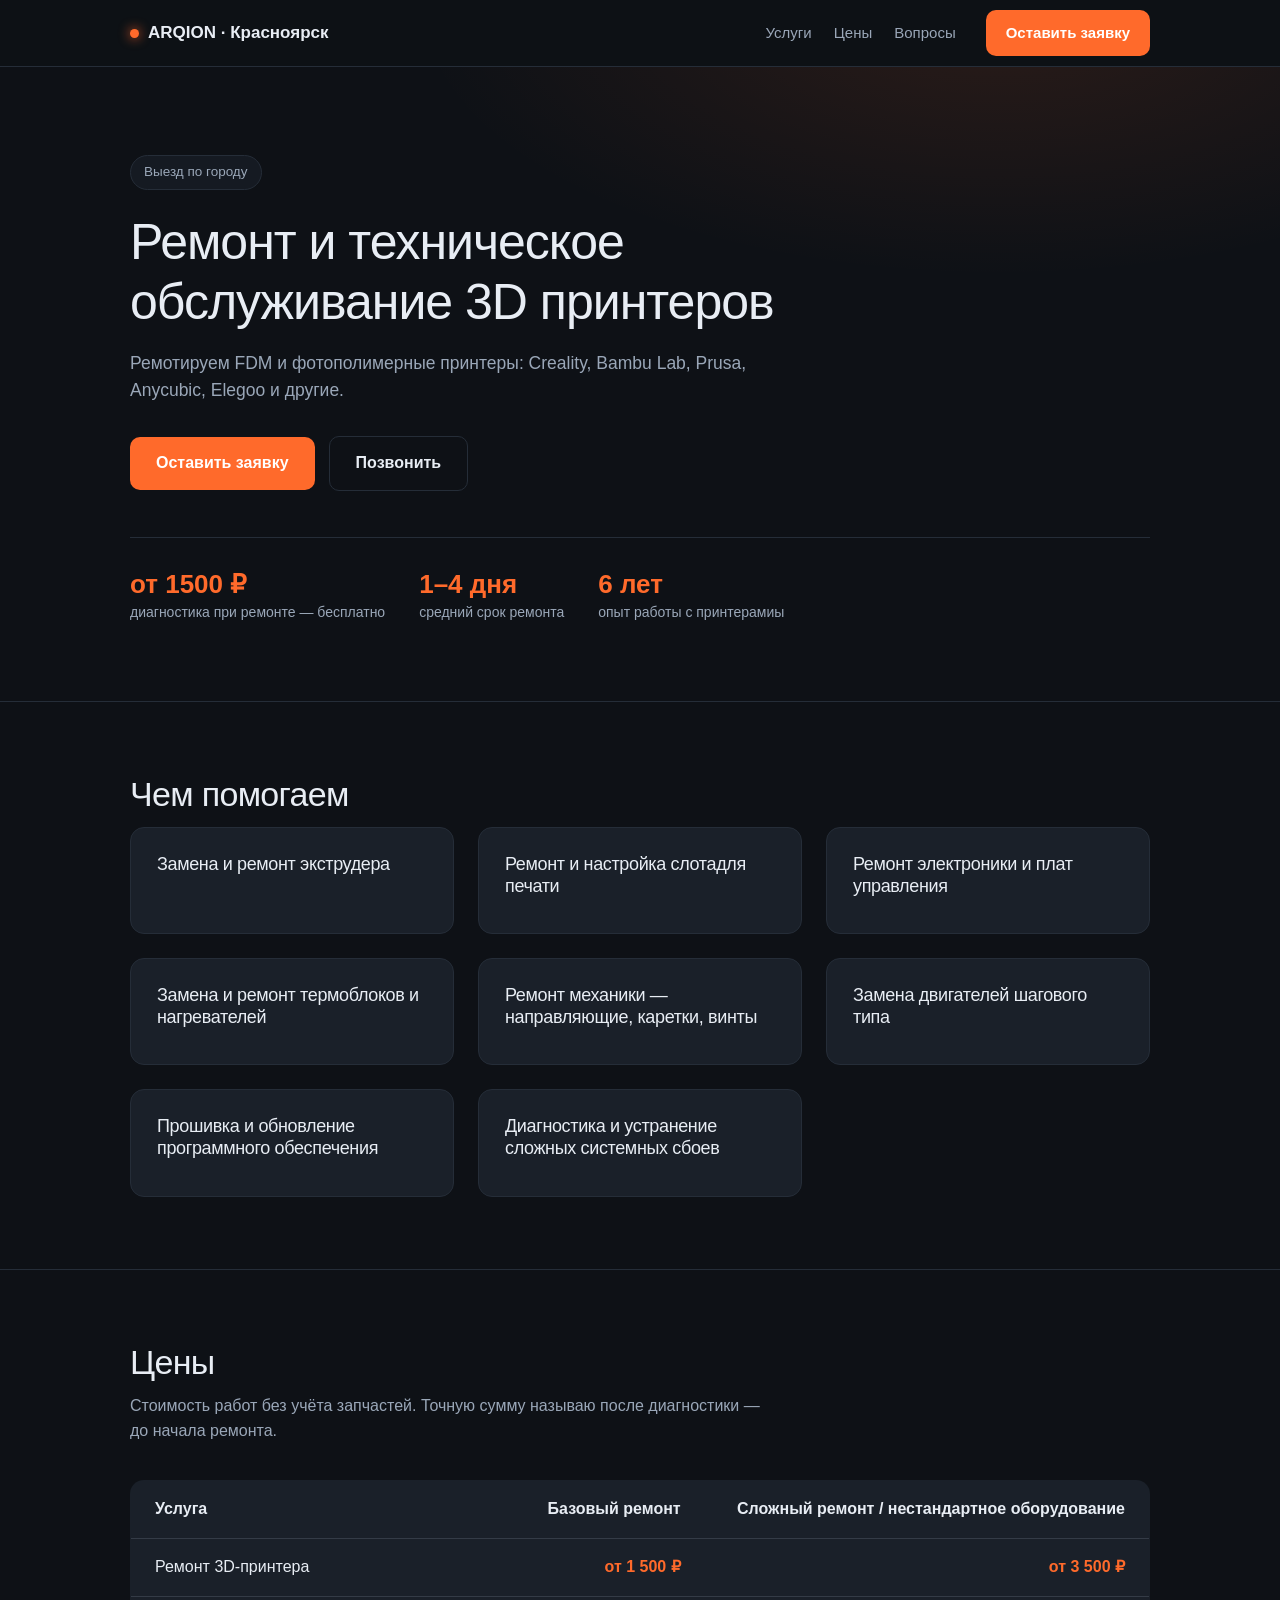
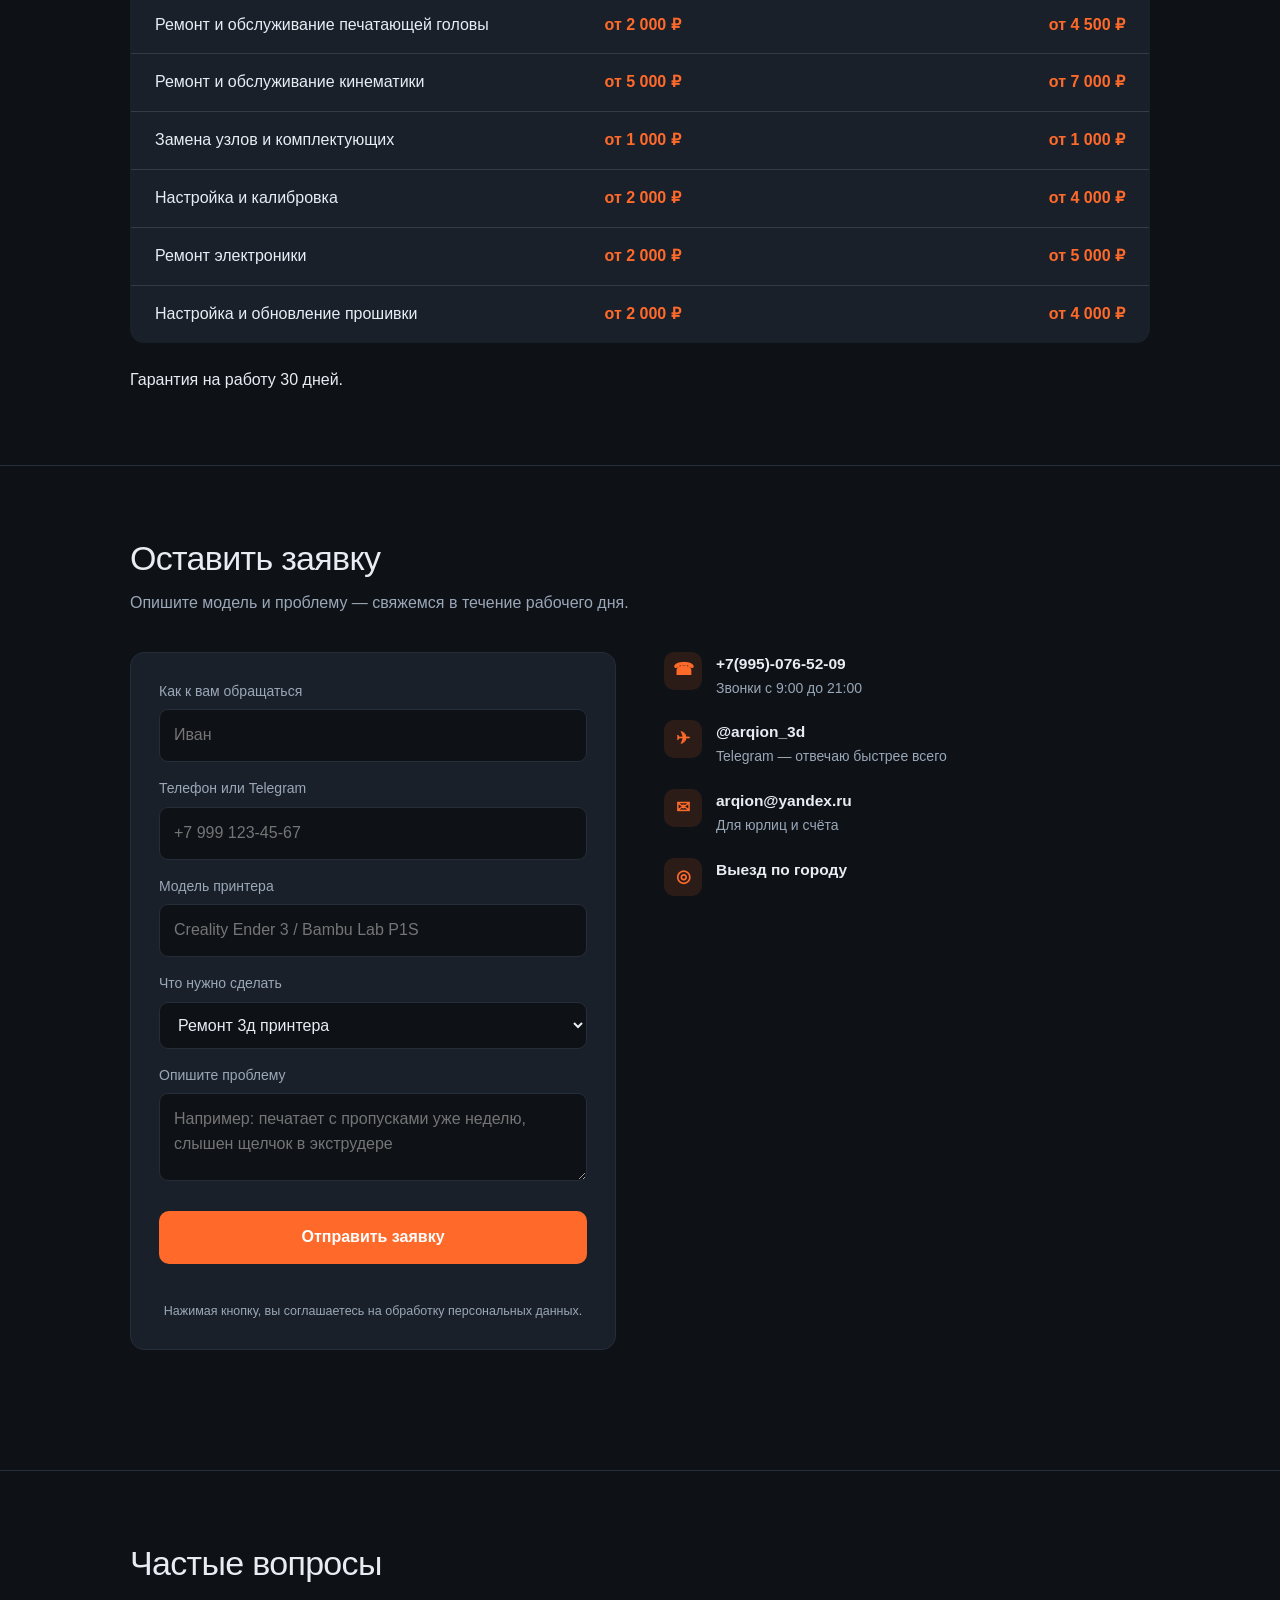
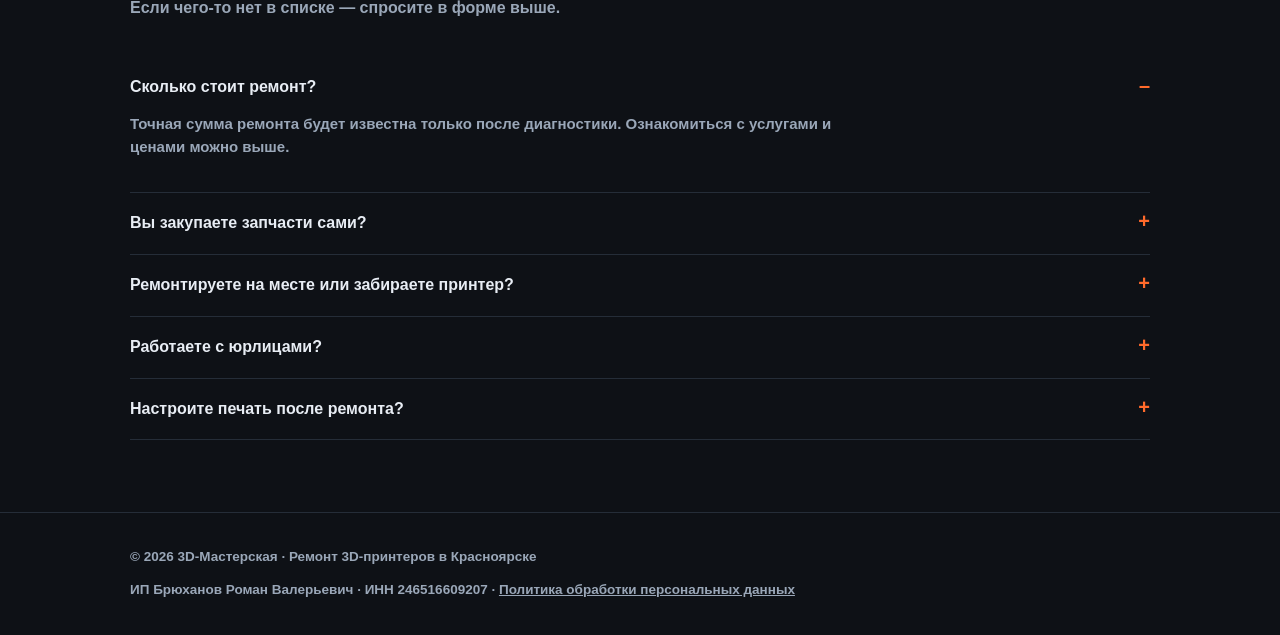
<file: index.html>
<!DOCTYPE html>
<html lang="ru" data-bs-theme="dark">
<head>
<meta charset="UTF-8">
<meta name="viewport" content="width=device-width, initial-scale=1.0">
<title>Ремонт 3D-принтеров на выезде — диагностика, ремонт, настройка | Красноярск</title>
<meta name="description" content="Ремонт и обслуживание 3D-принтеров: диагностика, замена экструдера, сопел, термобарьеров, прошивка, калибровка. Выезд по городу. Гарантия 30 дней.">
<!-- Bootstrap 5.3.3 -->
    <script type="text/javascript" src="email.min.js"></script>

    <script type="text/javascript">
       // Ждем полной загрузки DOM структуры, чтобы скрипт точно увидел библиотеку
       document.addEventListener("DOMContentLoaded", function() {
          if (typeof emailjs !== 'undefined') {
              emailjs.init({
                  publicKey: "iO9RDrHw8YYJTFamQ" // <--- Замените на ваш Public Key
              });
              console.log("EmailJS успешно инициализирован локально!");
          } else {
              console.error("Критическая ошибка: файл email.min.js не найден или поврежден!");
          }
       });
    </script>
<link href="https://cdn.jsdelivr.net/npm/bootstrap@5.3.3/dist/css/bootstrap.min.css" rel="stylesheet" crossorigin="anonymous">
<link rel="stylesheet" href="style.css" >
</head>
<body id="top">

<!-- ================= HEADER ================= -->
<header>
  <nav class="navbar navbar-expand-lg">
    <div class="wrap">
      <a class="navbar-brand logo p-0 me-0" href="#top">
        <span class="dot"></span>ARQION · Красноярск
      </a>

      <button class="navbar-toggler ms-auto" type="button"
              data-bs-toggle="collapse" data-bs-target="#mainNav"
              aria-controls="mainNav" aria-expanded="false" aria-label="Открыть меню">
        <span class="navbar-toggler-icon"></span>
      </button>

      <div class="collapse navbar-collapse" id="mainNav">
        <ul class="navbar-nav ms-auto">
          <li class="nav-item"><a class="nav-link" href="#works">Услуги</a></li>
          <li class="nav-item"><a class="nav-link" href="#prices">Цены</a></li>
          <li class="nav-item"><a class="nav-link" href="#faq">Вопросы</a></li>
          <!-- <li class="nav-item"><a class="nav-link" href="repair.html">Ремонт</a></li> -->
          <li class="nav-item mt-2 mt-lg-0 ms-lg-3">
            <a class="cta-btn sm d-block" href="#request">Оставить заявку</a>
          </li>
        </ul>
      </div>
    </div>
  </nav>
</header>

<!-- ================= HERO ================= -->

<section class="hero">
  
  <div class="wrap">
    <div class="pill">Выезд по городу</div>
    <h1>Ремонт и техническое обслуживание 3D принтеров</h1>
    <p class="hero-text">
      Ремотируем FDM и фотополимерные принтеры: Creality, Bambu Lab, Prusa, Anycubic, Elegoo и другие.
    </p>
    <div class="cta-row">
      <a class="cta-btn" href="#request">Оставить заявку</a>
      <a class="cta-btn ghost" href="tel:+79950765209">Позвонить</a>
    </div>
    <div class="facts">
      <div class="fact"><b>от 1500 ₽</b><span>диагностика при ремонте — бесплатно</span></div>
      <div class="fact"><b>1–4 дня</b><span>средний срок ремонта</span></div>
      <div class="fact"><b>6 лет</b><span>опыт работы с принтерамиы</span></div>
    </div>
  </div>
</section>

<!-- ================= УСЛУГИ ================= -->
<section id="services">
  <div class="wrap">
    <h2>Чем помогаем</h2>
    <div class="row g-3 g-lg-4">

      <div class="col-12 col-md-6 col-lg-4">
        <div class="svc-card">
          <h3>Замена и ремонт экструдера</h3>
          <!-- <p>Замена шестерён, тефлоновых трубок, чистка от нагара, устранение засоров и «петухов».</p> -->
        </div>
      </div>

      <div class="col-12 col-md-6 col-lg-4">
        <div class="svc-card">
          <h3>Ремонт и настройка слотадля печати</h3>
          <!-- <p>Замена сопел, термобарьеров, нагревателей, термисторов, чистка от нагара, борьба с засорами и «петухами».</p> -->
        </div>
      </div>


      <div class="col-12 col-md-6 col-lg-4">
        <div class="svc-card">
          <h3>Ремонт электроники и плат управления</h3>
          <!-- <p>Замена ремней, подшипников, рельсов, винтов, калибровка геометрии, устранение люфтов и рывков.</p> -->
        </div>
      </div>

      <div class="col-12 col-md-6 col-lg-4">
        <div class="svc-card">
          <h3>Замена и ремонт термоблоков и нагревателей</h3>
          <!-- <p>Ремонт и замена плат управления, перепрошивка, установка Klipper или Marlin, настройка сетки стола.</p> -->
        </div>
      </div>

      <div class="col-12 col-md-6 col-lg-4">
        <div class="svc-card">
          <h3>Ремонт механики — направляющие, каретки, винты</h3>
          <!-- <p>Замена FEP-плёнки и LCD-экранов, ремонт механики оси Z, замена подсветки, настройка экспозиции.</p> -->
        </div>
      </div>

      <div class="col-12 col-md-6 col-lg-4">
        <div class="svc-card">
          <h3>Замена двигателей шагового типа</h3>
          <!-- <p>Установка BLTouch/CR-Touch, direct drive, тихих драйверов, плановое ТО и смазка механики.</p> -->
        </div>
      </div>

      <div class="col-12 col-md-6 col-lg-4">
        <div class="svc-card">
          <h3>Прошивка и обновление программного обеспечения</h3>
          <!-- <p>Установка BLTouch/CR-Touch, direct drive, тихих драйверов, плановое ТО и смазка механики.</p> -->
        </div>
      </div>

      <div class="col-12 col-md-6 col-lg-4">
        <div class="svc-card">
          <h3>Диагностика и устранение сложных системных сбоев</h3>
          <!-- <p>Установка BLTouch/CR-Touch, direct drive, тихих драйверов, плановое ТО и смазка механики.</p> -->
        </div>
      </div>

    </div>
  </div>
</section>

<!-- ================= ЦЕНЫ ================= -->
<section id="prices">
  <div class="wrap">
    <h2>Цены</h2>
    <p class="sub">Стоимость работ без учёта запчастей. Точную сумму называю после диагностики — до начала ремонта.</p>

    <!-- <div class="price-table">
      <div class="price-row"><div class="name">Диагностика на выезде<small>Бесплатно, если соглашаетесь на ремонт</small></div><div class="price">1 000 ₽</div></div>
      <div class="price-row"><div class="name">Комплексная настройка и калибровка<small>Стол, поток, температуры, тестовая печать</small></div><div class="price">1 500 ₽</div></div>
      <div class="price-row"><div class="name">Чистка и обслуживание хотэнда<small>Разбор, удаление нагара, замена сопла</small></div><div class="price">от 1 500 ₽</div></div>
      <div class="price-row"><div class="name">Замена термобарьера / нагревателя / термистора</div><div class="price">от 1 800 ₽</div></div>
      <div class="price-row"><div class="name">Замена ремней, подшипников, колёс</div><div class="price">от 2 000 ₽</div></div>
      <div class="price-row"><div class="name">Замена платы управления<small>Пайка и подключение</small></div><div class="price">от 3 000 ₽</div></div>
      <div class="price-row"><div class="name">Прошивка Marlin / установка Klipper<small>Включая настройку конфига</small></div><div class="price">от 2 500 ₽</div></div>
      <div class="price-row"><div class="name">Замена FEP-плёнки<small>Фотополимерные принтеры</small></div><div class="price">от 1 500 ₽</div></div>
      <div class="price-row"><div class="name">Замена LCD-экрана<small>Фотополимерные принтеры</small></div><div class="price">от 3 500 ₽</div></div>
      <div class="price-row"><div class="name">Установка BLTouch / CR-Touch / Direct Drive</div><div class="price">от 2 500 ₽</div></div>
    </div> -->
<table class="price-table" style="border-collapse: collapse;">
  <thead>
    <tr class="price-header">
      <th>Услуга</th>
      <th>Базовый ремонт</th>
      <th>Сложный ремонт / нестандартное оборудование</th>
    </tr>
  </thead>
  <tbody>
    <tr class="price-row">
      <td>
        <div class="name">Ремонт 3D-принтера</div>
      </td>
      <td>
        <div class="price">от 1 500 ₽</div>
      </td>
      <td>
        <div class="price">от 3 500 ₽</div>
      </td>
    </tr>
    <tr class="price-row">
      <td>
        <div class="name">Ремонт и обслуживание печатающей головы</div>
      </td>
      <td>
        <div class="price">от 2 000 ₽</div>
      </td>
      <td>
        <div class="price">от 4 500 ₽</div>
      </td>
    </tr>
    <tr class="price-row">
      <td>
        <div class="name">Ремонт и обслуживание кинематики</div>
      </td>
      <td>
        <div class="price">от 5 000 ₽</div>
      </td>
      <td>
        <div class="price">от 7 000 ₽</div>
      </td>
    </tr>
    <tr class="price-row">
      <td>
        <div class="name">Замена узлов и комплектующих</div>
      </td>
      <td>
        <div class="price">от 1 000 ₽</div>
      </td>
      <td>
        <div class="price">от 1 000 ₽</div>
      </td>
    </tr>
    <tr class="price-row">
      <td>
        <div class="name">Настройка и калибровка</div>
      </td>
      <td>
        <div class="price">от 2 000 ₽</div>
      </td>
      <td>
        <div class="price">от 4 000 ₽</div>
      </td>
    </tr>
    <tr class="price-row">
      <td>
        <div class="name">Ремонт электроники</div>
      </td>
      <td>
        <div class="price">от 2 000 ₽</div>
      </td>
      <td>
        <div class="price">от 5 000 ₽</div>
      </td>
    </tr>
    <tr class="price-row">
      <td>
        <div class="name">Настройка и обновление прошивки</div>
      </td>
      <td>
        <div class="price">от 2 000 ₽</div>
      </td>
      <td>
        <div class="price">от 4 000 ₽</div>
      </td>
    </tr>
  </tbody>
</table>
    <div class="note">
      <br>Гарантия на работу 30 дней.
    </div>

</section>

<!-- ================= ЗАЯВКА ================= -->
<section id="request">
  <div class="wrap">
    <h2>Оставить заявку</h2>
    <p class="sub">Опишите модель и проблему — свяжемся в течение рабочего дня.</p>

    <div class="row g-4 g-lg-5">
      <div class="col-12 col-lg-6">
        <form id="leadForm" class="lead-form" novalidate>
          <div class="field">
            <label for="name">Как к вам обращаться</label>
            <input id="name" name="name" type="text" placeholder="Иван" required>
          </div>
          <div class="field">
            <label for="phone">Телефон или Telegram</label>
            <input id="phone" name="phone" type="text" placeholder="+7 999 123-45-67" required>
          </div>
          <div class="field">
            <label for="model">Модель принтера</label>
            <input id="model" name="model" type="text" placeholder="Creality Ender 3 / Bambu Lab P1S">
          </div>
          <div class="field">
            <label for="service">Что нужно сделать</label>
            <select id="service" name="service">
              <option>Ремонт 3д принтера</option>
              <option>Ремонт и обслуживание печатающей головки</option>
              <option>Ремонт и обслуживание кинематики</option>
              <option>Замена узлов и комплектующих</option>
              <option>Настройка и калибровка</option>
              <option>Ремонт электроники</option>
              <option>Настройка и обновление прошивки</option>
              <option>Диагностика(точная проблема не известна)</option>
            </select>
          </div>
          <div class="field">
            <label for="comment">Опишите проблему</label>
            <textarea id="comment" name="comment" placeholder="Например: печатает с пропусками уже неделю, слышен щелчок в экструдере"></textarea>
          </div>
          <button class="cta-btn" type="submit" id="cdn-btn">Отправить заявку</button>
          <div class="err" id="errBox"></div>
          <div class="consent">Нажимая кнопку, вы соглашаетесь на обработку персональных данных.</div>
          <div class="ok" id="okBox">Заявка отправлена! Свяжемся с вами в ближайшее время.</div>
        </form>
      </div>

      <div class="col-12 col-lg-6">
        <ul class="contact-list">
          <li>
            <div class="ic">☎</div>
            <div><b><a href="tel:+79950765209">+7(995)-076-52-09</a></b><span>Звонки с 9:00 до 21:00</span></div>
          </li>
          <li>
            <div class="ic">✈</div>
            <div><b><a href="https://t.me/arqion_3d" target="_blank" rel="noopener">@arqion_3d</a></b><span>Telegram — отвечаю быстрее всего</span></div>
          </li>
          <li>
            <div class="ic">✉</div>
            <div><b><a href="mailto:arqion@yandex.ru">arqion@yandex.ru</a></b><span>Для юрлиц и счёта</span></div>
          </li>
          <li>
            <div class="ic">◎</div>
            <div><b>Выезд по городу</div>
          </li>
        </ul>

      </div>
    </div>
  </div>
</section>

<!-- ================= FAQ ================= -->
<section id="faq">
  <div class="wrap">
    <h2>Частые вопросы</h2>
    <p class="sub">Если чего-то нет в списке — спросите в форме выше.</p>
    <div>
      <details open>
        <summary>Сколько стоит ремонт?</summary>
        <p>Точная сумма ремонта будет известна только после диагностики. Ознакомиться с услугами и ценами можно выше.</p>
      </details>
      <details>
        <summary>Вы закупаете запчасти сами?</summary>
        <p>Да. Необходимые детали закупаем сами. Они будут включены в стоимость ремонта.</p>
      </details>
      <details>
        <summary>Ремонтируете на месте или забираете принтер?</summary>
        <p>Зависит от проблемы. Если возможно починить на месте, решим проблему на месте, если нет - заберу. Также можно привезти принтер к нам.</p>
      </details>
      <details>
        <summary>Работаете с юрлицами?</summary>
        <p>Да. Для юр. лиц возможна выписка завершающего документа.</p>
      </details>
      <details>
        <summary>Настроите печать после ремонта?</summary>
        <p>Обязательно. Ремонт считается законченным, когда принтер печатает тестовую модель — вы видите результат на месте.</p>
      </details>
    </div>
  </div>
</section>

<!-- ================= FOOTER ================= -->
<footer>
  <div class="wrap fx">
    <div>© <span id="year"></span> 3D-Мастерская · Ремонт 3D-принтеров в Красноярске</div>
    <div>ИП Брюханов Роман Валерьевич · ИНН 246516609207 · <a href="politika_arqion.html">Политика обработки персональных данных</a> </div>
  </div>
</footer>

<!-- Липкая кнопка только на телефоне -->
<div class="mobile-cta">
  <a class="cta-btn" href="#request">Оставить заявку</a>
  <a class="cta-btn ghost" href="tel:+79950765209">Позвонить</a>
</div>
<script src="https://cdn.jsdelivr.net/npm/bootstrap@5.3.3/dist/js/bootstrap.bundle.min.js" crossorigin="anonymous"></script>

<script src="scripts.js" ></script>

</body>
</html>
</file>
<file: style.css>
:root{
    --bg:#0e1116;
    --bg-soft:#151a22;
    --card:#1a2029;
    --line:#252d38;
    --txt:#e8edf4;
    --muted:rgb(154, 167, 184);
    --accent:#ff6a2b;
    --accent-soft:rgba(255,106,43,.12);
    --green:#37d67a;
    --head-h:66px;
  }
  *{box-sizing:border-box}
  html{scroll-behavior:smooth;-webkit-text-size-adjust:100%}
  body{
    font-family:-apple-system,BlinkMacSystemFont,"Segoe UI",Roboto,"Helvetica Neue",Arial,sans-serif;
    background:var(--bg);color:var(--txt);line-height:1.55;-webkit-font-smoothing:antialiased;
    overflow-x:hidden;padding-bottom:76px;
  }
  @media(min-width:992px){body{padding-bottom:0}}

  /* Отступ под липкую шапку при переходе по якорям */
  section[id]{scroll-margin-top:calc(var(--head-h) + 10px)}

  .wrap{width:100%;max-width:1060px;margin:0 auto;padding:0 20px}
  section{padding:72px 0;border-top:1px solid var(--line)}
  h1,h2,h3{line-height:1.2;letter-spacing:-.02em}
  h2{font-size:clamp(24px,4vw,34px);margin-bottom:12px}
  .sub{color:var(--muted);max-width:640px;margin-bottom:36px}
  a{color:inherit}

  /* ================= HEADER / NAVBAR ================= */
  header{
    position:sticky;top:0;z-index:1030;
    background:rgba(14,17,22,.94);
    backdrop-filter:blur(10px);border-bottom:1px solid var(--line);
  }
  header .navbar{padding:0}
  header .wrap{display:flex;align-items:center;flex-wrap:wrap;min-height:var(--head-h);gap:12px}
  .logo{
    font-weight:700;font-size:17px;display:flex;align-items:center;gap:9px;
    color:var(--txt);text-decoration:none;white-space:nowrap;padding:0;
  }
  .logo:hover{color:var(--txt)}
  .dot{width:9px;height:9px;border-radius:50%;background:var(--accent);box-shadow:0 0 12px var(--accent);flex:0 0 9px}

  /* бургер */
  .navbar-toggler{
    border:1px solid var(--line);border-radius:10px;padding:8px 11px;
    background:var(--bg-soft);box-shadow:none !important;
  }
  .navbar-toggler:focus{outline:none;border-color:var(--accent)}
  .navbar-toggler-icon{
    width:1.35em;height:1.35em;
    background-image:url("data:image/svg+xml,%3csvg xmlns='http://www.w3.org/2000/svg' viewBox='0 0 30 30'%3e%3cpath stroke='%23e8edf4' stroke-linecap='round' stroke-miterlimit='10' stroke-width='2.4' d='M4 7h22M4 15h22M4 23h22'/%3e%3c/svg%3e");
  }
  .crumbs{
    margin-bottom: 16px;
    list-style: none;
  }


  .price-table {
    border-collapse: collapse;
    width: 100%;
    border:1px solid var(--line);
    border-radius:14px;
    overflow:hidden;
    background:var(--card);
    padding: 8px;

  }
  .price-table th,
  .price-table td {
    padding: 16px 24px;
    vertical-align: middle;
    text-align: left;
    /* border-bottom: 1px solid currentColor; */
  }
  .price-table .name small {
    display: block;
    margin-top: 4px;
    opacity: 0.7;
  }
  .price-table .price {
    white-space: nowrap;
    font-weight: 700;
    color: var(--accent);
  }
  .price-table tr {
    border-bottom: 0.5px solid rgba(154, 167, 184,.2);
  }
  .price-table th:not(:first-child),
  .price-table td:not(:first-child) {
    text-align: right;
  }
  .price-table tbody tr:last-child td {
    border-bottom: none;
  }
  @media (max-width: 600px) {
    .price-table th,
    .price-table td {
      padding: 8px 10px;
    }
  }

    /* .price-table{border:1px solid var(--line);border-radius:14px;overflow:hidden;background:var(--card)}
  .price-row{
    display:flex;justify-content:space-between;gap:20px;
    padding:17px 24px;border-bottom:1px solid var(--line);
  }
  .price-row:last-child{border-bottom:0}
  .price-row:nth-child(odd){background:rgba(255,255,255,.012)}
  .price-row .name{font-size:15.5px}
  .price-row .name small{display:block;color:var(--muted);font-size:13.5px;margin-top:3px}
  .price-row .price{white-space:nowrap;font-weight:600;color:var(--accent);font-size:16px}
  .note{
    margin-top:16px;color:var(--muted);font-size:14px;
    background:var(--bg-soft);border:1px solid var(--line);border-radius:10px;padding:14px 18px;
  } */

  /* Меню на телефоне: всегда на своей строке, на всю ширину */
  header .navbar-collapse{
    flex-basis:100%;flex-grow:1;
    padding:6px 0 18px;
  }
  header ul.navbar-nav{gap:2px}
  header .nav-link{
    color:var(--muted);font-size:16px;padding:11px 4px;border-radius:8px;
  }
  header .nav-link:hover,
  header .nav-link:focus{color:var(--txt);background:var(--bg-soft)}
  header .nav-link.active{color:var(--accent)}

  @media(min-width:992px){
    header .navbar-collapse{padding:0;flex-basis:auto}
    header ul.navbar-nav{gap:6px;align-items:center}
    header .nav-link{font-size:15px;padding:8px 10px}
  }

  /* ================= BUTTONS ================= */
  .cta-btn{
    display:inline-block;background:var(--accent);color:#fff;text-decoration:none;
    padding:14px 26px;border-radius:10px;font-weight:600;font-size:16px;text-align:center;
    border:0;cursor:pointer;transition:transform .12s,filter .12s;
  }
  .cta-btn:hover{filter:brightness(1.08);transform:translateY(-1px);color:#fff}
  .cta-btn.ghost{background:transparent;border:1px solid var(--line);color:var(--txt)}
  .cta-btn.ghost:hover{color:var(--txt);border-color:var(--accent)}
  .cta-btn.sm{padding:11px 20px;font-size:15px}

  /* ================= HERO ================= */
  .hero{
    padding:88px 0 76px;border-top:0;
    background:radial-gradient(900px 420px at 78% -10%,var(--accent-soft),transparent 65%);
  }
  .pill{
    display:inline-block;border:1px solid var(--line);background:var(--bg-soft);
    color:var(--muted);font-size:13.5px;padding:6px 13px;border-radius:999px;margin-bottom:22px;
  }
  .hero h1{font-size:clamp(28px,5.4vw,50px);margin-bottom:18px;max-width:820px}
  .hero h1 em{font-style:normal;color:var(--accent)}
  .hero-text{color:var(--muted);font-size:17.5px;max-width:620px;margin-bottom:32px}
  .cta-row{display:flex;gap:14px;flex-wrap:wrap;align-items:center}
  .facts{
    display:flex;gap:30px 34px;flex-wrap:wrap;margin-top:46px;padding-top:30px;
    border-top:1px solid var(--line)
  }
  .fact b{display:block;font-size:26px;color:var(--accent);line-height:1.25}
  .fact span{color:var(--muted);font-size:14px}

  /* ================= CARDS ================= */
  .svc-card{
    background:var(--card);border:1px solid var(--line);border-radius:14px;padding:26px;height:100%;
  }
  .svc-card h3{font-size:18px;margin-bottom:10px}
  .svc-card p{color:var(--muted);font-size:15px;margin:0}

  /* ================= ПРАЙС ================= */


  /* ================= FORM ================= */
  form.lead-form{background:var(--card);border:1px solid var(--line);border-radius:14px;padding:28px}
  label{display:block;font-size:14px;color:var(--muted);margin:0 0 7px}
  .field{margin-bottom:16px}
  input,select,textarea{
    width:100%;background:var(--bg);border:1px solid var(--line);color:var(--txt);
    border-radius:9px;padding:13px 14px;font-size:16px;font-family:inherit;
  }
  input:focus,select:focus,textarea:focus{outline:2px solid var(--accent);outline-offset:-1px;border-color:transparent}
  textarea{resize:vertical;min-height:88px}
  form.lead-form .cta-btn{width:100%;margin-top:6px}
  .consent{font-size:12.5px;color:var(--muted);margin-top:12px;text-align:center}
  .err{color:#ff7b7b;font-size:13.5px;min-height:18px;margin-top:8px;text-align:center}
  .ok{
    display:none;background:rgba(55,214,122,.1);border:1px solid rgba(55,214,122,.35);
    color:var(--green);border-radius:10px;padding:14px 18px;font-size:14.5px;margin-top:14px;
  }

  .contact-list{margin:0;padding:0}
  .contact-list li{list-style:none;margin-bottom:20px;display:flex;gap:14px;align-items:flex-start}
  .contact-list .ic{
    width:38px;height:38px;flex:0 0 38px;border-radius:10px;background:var(--accent-soft);
    display:grid;place-items:center;color:var(--accent);font-size:17px;font-weight:700;
  }
  .contact-list b{display:block;font-size:15.5px}
  .contact-list span{color:var(--muted);font-size:14px}
  .contact-list a{color:var(--txt);text-decoration:none;word-break:break-word}
  .contact-list a:hover{color:var(--accent)}

  /* ================= FAQ ================= */
  details{border-bottom:1px solid var(--line);padding:18px 0}
  details summary{
    cursor:pointer;font-weight:600;font-size:16px;list-style:none;
    display:flex;justify-content:space-between;gap:16px
  }
  details summary::-webkit-details-marker{display:none}
  details summary::after{content:"+";color:var(--accent);font-size:20px;line-height:1;flex:0 0 auto}
  details[open] summary::after{content:"–"}
  details p{color:var(--muted);font-size:15px;margin-top:12px;max-width:760px}

  /* ================= FOOTER ================= */
  footer{border-top:1px solid var(--line);padding:34px 0;color:var(--muted);font-size:13.5px}
  footer .fx{display:flex;justify-content:space-between;gap:12px 18px;flex-wrap:wrap}

  /* ================= ЛИПКАЯ CTA (только телефон) ================= */
  .mobile-cta{
    position:fixed;bottom:0;left:0;right:0;z-index:1040;display:flex;gap:10px;
    padding:11px 14px calc(11px + env(safe-area-inset-bottom,0px));
    background:rgba(14,17,22,.96);border-top:1px solid var(--line);
    backdrop-filter:blur(10px);
  }
  .mobile-cta .cta-btn{flex:1;padding:13px 10px}
  @media(min-width:992px){.mobile-cta{display:none}}

  /* ================= МОБИЛЬНАЯ АДАПТАЦИЯ ================= */
  @media(max-width:991.98px){
    .hero{padding:52px 0 48px}
    section{padding:52px 0}
    .sub{margin-bottom:26px}
    .facts{margin-top:34px;padding-top:24px;gap:24px 28px}
    .fact b{font-size:23px}
    .svc-card{padding:22px}
    .price-row{padding:15px 18px}
    form.lead-form{padding:22px}
  }
  @media(max-width:575.98px){
    .wrap{padding:0 16px}
    .logo{font-size:15px}
    .hero{padding:40px 0 42px}
    section{padding:44px 0}
    .pill{font-size:12.5px;margin-bottom:18px}
    .hero-text{font-size:16.5px}
    .facts{display:grid;grid-template-columns:1fr 1fr;gap:18px 14px}
    .fact b{font-size:21px}
    .fact span{font-size:13px}
    .cta-row{gap:10px}
    .cta-row .cta-btn{width:100%}
    /* прайс: цена уходит под название, если строка не влезает */
    .price-row{flex-direction:column;gap:4px}
    .price-row .price{font-size:15.5px}
    .note{padding:13px 15px;font-size:13.5px}
    form.lead-form{padding:18px}
    header .nav-link{padding:12px 4px}
  }

  /* ================= ГЛАВНАЯ: ПЕЧАТЬ НА ЗАКАЗ ================= */
.slide-media{
  position:relative;aspect-ratio:4/3;overflow:hidden;border-radius:14px;
  border:1px solid var(--line);background:linear-gradient(135deg,#1a2029,#252d38);
  display:grid;place-items:center;
}
.slide-media img{position:absolute;inset:0;width:100%;height:100%;object-fit:cover}
.slide-media span{color:var(--muted);font-size:14px;text-align:center;padding:12px}
.slide-caption{margin-top:16px;text-align:left}
.slide-caption h3{font-size:19px;margin-bottom:6px}
.slide-caption p{color:var(--muted);font-size:15px;margin:0}

.carousel-indicators{margin-bottom:0}
.carousel-indicators [data-bs-target]{background-color:var(--muted);width:9px;height:9px;border-radius:50%;border:0}
.carousel-indicators .active{background-color:var(--accent)}
.carousel-control-prev,.carousel-control-next{
  width:44px;height:44px;top:42%;transform:translateY(-50%);opacity:1;
  background:rgba(14,17,22,.8);border-radius:50%;border:1px solid var(--line);
}
.carousel-control-prev{left:6px}
.carousel-control-next{right:6px}

.spec-list{list-style:none;padding:0;margin:0}
.spec-list li{display:flex;justify-content:space-between;gap:16px;padding:12px 0;border-bottom:1px solid var(--line);font-size:15px}
.spec-list li span:first-child{color:var(--muted)}
.spec-list li span:last-child{font-weight:600;text-align:right}

.printer-photo{
  position:relative;aspect-ratio:4/3;overflow:hidden;border-radius:14px;
  border:1px solid var(--line);background:var(--card);display:grid;place-items:center;
}
.printer-photo img{position:absolute;inset:0;width:100%;height:100%;object-fit:cover}
.printer-photo span{color:var(--muted);font-size:14px;padding:12px;text-align:center}

.calc{background:var(--card);border:1px solid var(--line);border-radius:14px;padding:24px;margin-top:24px}
.calc label{margin-bottom:6px}
.calc-result{display:flex;align-items:center;justify-content:space-between;gap:16px;flex-wrap:wrap;margin-top:18px;padding-top:18px;border-top:1px solid var(--line)}
.calc-result span{color:var(--muted);font-size:15px}
.calc-out{font-size:32px;font-weight:700;color:var(--accent);line-height:1.1}
.small-note{color:var(--muted);font-size:13.5px;margin:16px 0 0}

.step-num{
  width:40px;height:40px;border-radius:10px;background:var(--accent-soft);color:var(--accent);
  display:grid;place-items:center;font-weight:700;margin-bottom:14px;
}

@media(max-width:575.98px){
  .calc{padding:18px}
  .calc-out{font-size:26px}
  .carousel-control-prev,.carousel-control-next{width:38px;height:38px}
}
/* ===== МОБИЛЬНАЯ ШАПКА: высота верхней строки фиксирована ===== */
@media(max-width:991.98px){
  header .wrap{
    min-height:0;
    padding-top:13px;      /* (66 - 40) / 2 */
    padding-bottom:13px;
  }
  header .logo{
    height:40px;
  }
  header .navbar-toggler{
    height:40px;
    padding:0 11px;
    display:flex;
    align-items:center;
    justify-content:center;
  }
  header .navbar-collapse{
    flex-basis:100%;
    width:100%;
    padding:6px 0 18px;
  }
}
</file>
